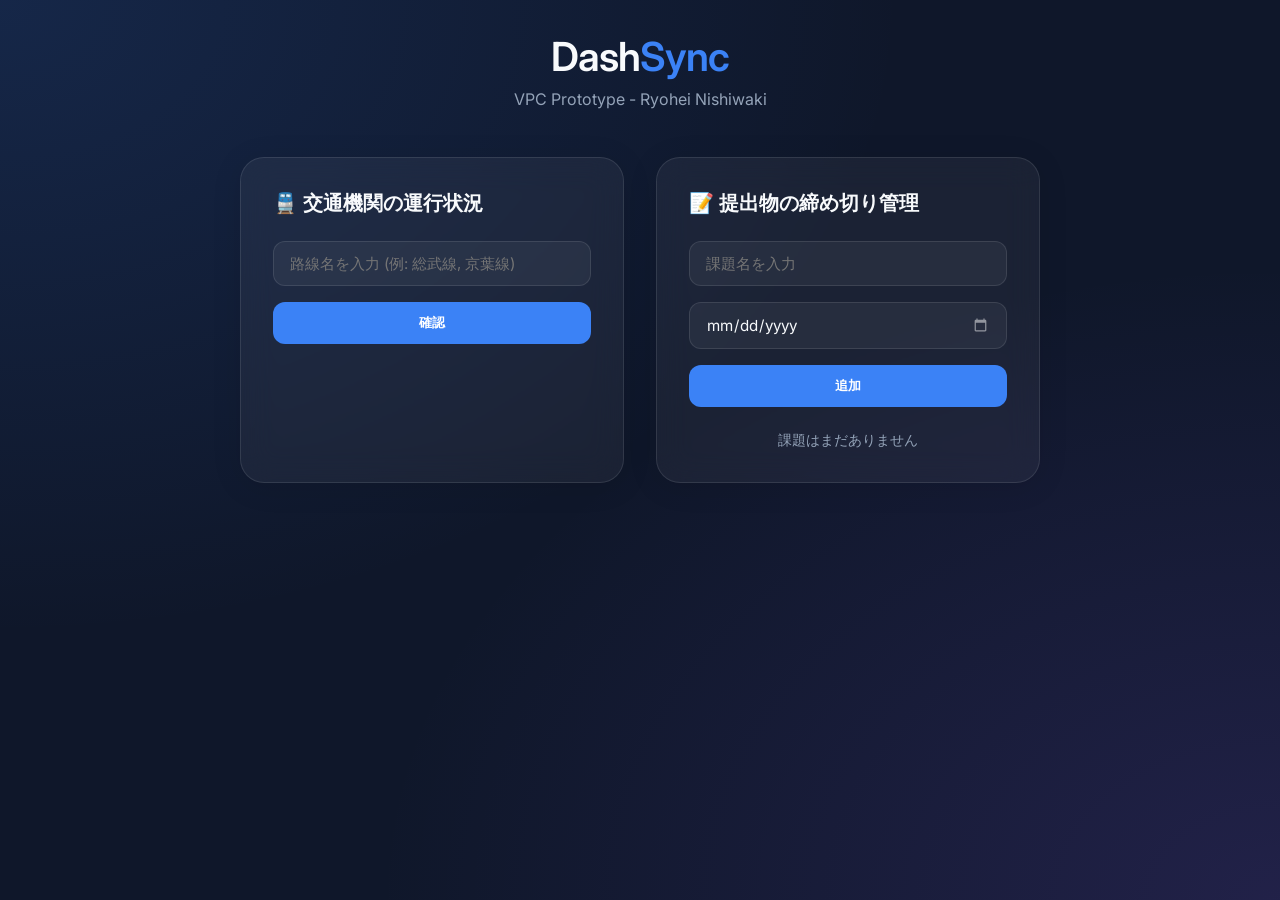
<file: prototype/index.html>
<!DOCTYPE html>
<html lang="ja">
<head>
    <meta charset="UTF-8">
    <meta name="viewport" content="width=device-width, initial-scale=1.0">
    <title>Transit & Task Manager</title>
    <link rel="stylesheet" href="style.css">
    <!-- Google Fonts -->
    <link href="https://fonts.googleapis.com/css2?family=Inter:wght@300;400;600&display=swap" rel="stylesheet">
</head>
<body>
    <div class="app-container">
        <header class="app-header">
            <h1>Dash<span class="highlight">Sync</span></h1>
            <p>VPC Prototype - Ryohei Nishiwaki</p>
        </header>
        
        <main class="dashboard">
            <!-- 交通機関セクション -->
            <section class="glass-card transit-section">
                <h2>🚆 交通機関の運行状況</h2>
                <form id="transit-form" class="input-group">
                    <input type="text" id="transit-input" placeholder="路線名を入力 (例: 総武線, 京葉線)" required>
                    <button type="submit" class="primary-btn">確認</button>
                </form>
                <div id="transit-result" class="result-container hidden">
                    <!-- JSで動的に追加 -->
                </div>
            </section>

            <!-- 課題管理セクション -->
            <section class="glass-card task-section">
                <h2>📝 提出物の締め切り管理</h2>
                <form id="task-form" class="input-group">
                    <input type="text" id="task-name" placeholder="課題名を入力" required>
                    <input type="date" id="task-deadline" required>
                    <button type="submit" class="primary-btn">追加</button>
                </form>
                <div id="task-list" class="task-list">
                    <!-- JSで動的に追加 -->
                </div>
            </section>
        </main>
    </div>
    
    <script src="app.js"></script>
</body>
</html>
</file>
<file: prototype/style.css>
:root {
    --bg-color: #0f172a;
    --card-bg: rgba(255, 255, 255, 0.05);
    --card-border: rgba(255, 255, 255, 0.1);
    --text-main: #f8fafc;
    --text-sub: #94a3b8;
    --accent: #3b82f6;
    --accent-hover: #2563eb;
    --danger: #ef4444;
    --success: #10b981;
    --warning: #f59e0b;
}

* {
    margin: 0;
    padding: 0;
    box-sizing: border-box;
}

body {
    font-family: 'Inter', sans-serif;
    background-color: var(--bg-color);
    background-image: 
        radial-gradient(at 0% 0%, rgba(59, 130, 246, 0.15) 0px, transparent 50%),
        radial-gradient(at 100% 100%, rgba(139, 92, 246, 0.15) 0px, transparent 50%);
    background-attachment: fixed;
    color: var(--text-main);
    min-height: 100vh;
    display: flex;
    justify-content: center;
    padding: 2rem;
}

.app-container {
    width: 100%;
    max-width: 800px;
}

.app-header {
    text-align: center;
    margin-bottom: 3rem;
}

.app-header h1 {
    font-size: 2.5rem;
    font-weight: 600;
    letter-spacing: -1px;
}

.highlight {
    color: var(--accent);
}

.app-header p {
    color: var(--text-sub);
    margin-top: 0.5rem;
}

.dashboard {
    display: grid;
    gap: 2rem;
    grid-template-columns: 1fr;
}

@media (min-width: 768px) {
    .dashboard {
        grid-template-columns: 1fr 1fr;
    }
}

/* Glassmorphism Card */
.glass-card {
    background: var(--card-bg);
    backdrop-filter: blur(16px);
    -webkit-backdrop-filter: blur(16px);
    border: 1px solid var(--card-border);
    border-radius: 1.5rem;
    padding: 2rem;
    box-shadow: 0 4px 30px rgba(0, 0, 0, 0.1);
    transition: transform 0.3s ease, box-shadow 0.3s ease;
}

.glass-card:hover {
    transform: translateY(-5px);
    box-shadow: 0 10px 40px rgba(0, 0, 0, 0.2);
}

.glass-card h2 {
    font-size: 1.25rem;
    margin-bottom: 1.5rem;
    font-weight: 600;
}

/* Form Styles */
.input-group {
    display: flex;
    flex-direction: column;
    gap: 1rem;
    margin-bottom: 1.5rem;
}

input {
    background: rgba(255, 255, 255, 0.05);
    border: 1px solid var(--card-border);
    color: var(--text-main);
    padding: 0.75rem 1rem;
    border-radius: 0.75rem;
    font-family: inherit;
    font-size: 0.95rem;
    outline: none;
    transition: border-color 0.3s ease, background 0.3s ease;
}

input:focus {
    border-color: var(--accent);
    background: rgba(255, 255, 255, 0.1);
}

input[type="date"]::-webkit-calendar-picker-indicator {
    filter: invert(1);
    opacity: 0.5;
    cursor: pointer;
}

.primary-btn {
    background: var(--accent);
    color: white;
    border: none;
    padding: 0.75rem 1.5rem;
    border-radius: 0.75rem;
    font-weight: 600;
    cursor: pointer;
    transition: background 0.3s ease, transform 0.1s ease;
}

.primary-btn:hover {
    background: var(--accent-hover);
}

.primary-btn:active {
    transform: scale(0.98);
}

/* Results & Lists */
.hidden {
    display: none !important;
}

.result-container {
    background: rgba(0, 0, 0, 0.2);
    border-radius: 1rem;
    padding: 1.25rem;
    animation: fadeIn 0.3s ease-out forwards;
}

.status-badge {
    display: inline-block;
    padding: 0.25rem 0.75rem;
    border-radius: 9999px;
    font-size: 0.85rem;
    font-weight: 600;
    margin-bottom: 0.5rem;
}

.status-normal { background: rgba(16, 185, 129, 0.2); color: var(--success); }
.status-delay { background: rgba(245, 158, 11, 0.2); color: var(--warning); }
.status-stop { background: rgba(239, 68, 68, 0.2); color: var(--danger); }

.task-list {
    display: flex;
    flex-direction: column;
    gap: 1rem;
}

.task-item {
    background: rgba(0, 0, 0, 0.2);
    border-radius: 1rem;
    padding: 1.25rem;
    display: flex;
    justify-content: space-between;
    align-items: center;
    animation: slideIn 0.3s ease-out forwards;
    border-left: 4px solid var(--accent);
}

.task-item.urgent {
    border-left-color: var(--danger);
}

.task-info h3 {
    font-size: 1rem;
    font-weight: 600;
    margin-bottom: 0.25rem;
}

.task-info p {
    font-size: 0.85rem;
    color: var(--text-sub);
}

.task-delete {
    background: transparent;
    border: none;
    color: var(--text-sub);
    cursor: pointer;
    font-size: 1.2rem;
    transition: color 0.3s ease;
}

.task-delete:hover {
    color: var(--danger);
}

/* Animations */
@keyframes fadeIn {
    from { opacity: 0; transform: translateY(10px); }
    to { opacity: 1; transform: translateY(0); }
}

@keyframes slideIn {
    from { opacity: 0; transform: translateX(-10px); }
    to { opacity: 1; transform: translateX(0); }
}
</file>
